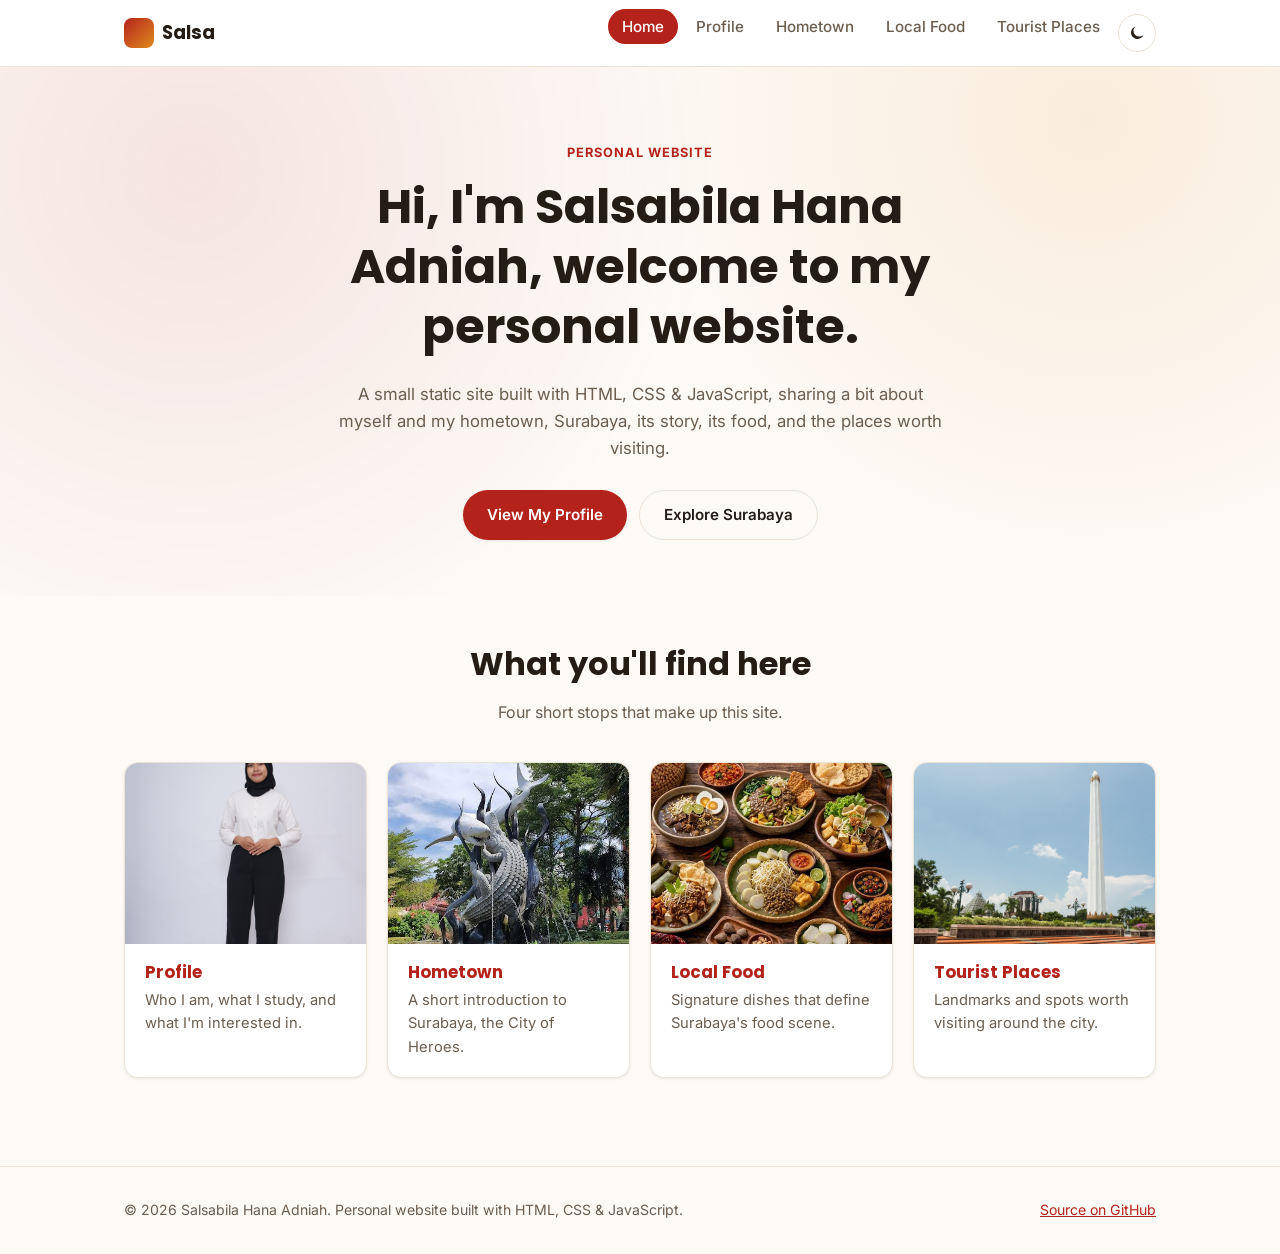
<file: index.html>
<!DOCTYPE html>
<html lang="en">
<head>
<meta charset="UTF-8">
<meta name="viewport" content="width=device-width, initial-scale=1.0">
<title>Home | Salsa's Personal Website</title>
<meta name="description" content="Personal website of Salsabila Hana Adniah, profile, hometown Surabaya, local food, and tourist attractions.">
<link rel="preconnect" href="https://fonts.googleapis.com">
<link href="https://fonts.googleapis.com/css2?family=Poppins:wght@600;700&family=Inter:wght@400;500;600&display=swap" rel="stylesheet">
<link rel="stylesheet" href="assets/css/style.css">
</head>
<body>

<header class="site-header">
  <nav class="navbar">
    <a href="./" class="brand"><span class="brand-mark"></span> Salsa</a>
    <button class="nav-toggle" aria-label="Toggle menu" aria-expanded="false">
      <svg viewBox="0 0 24 24" width="20" height="20" fill="none" stroke="currentColor" stroke-width="2" stroke-linecap="round" aria-hidden="true"><line x1="3" y1="6" x2="21" y2="6"/><line x1="3" y1="12" x2="21" y2="12"/><line x1="3" y1="18" x2="21" y2="18"/></svg>
    </button>
    <ul class="nav-links">
      <li><a href="./">Home</a></li>
      <li><a href="profile/">Profile</a></li>
      <li><a href="hometown/">Hometown</a></li>
      <li><a href="food/">Local Food</a></li>
      <li><a href="tourist/">Tourist Places</a></li>
      <li>
        <button class="theme-toggle" aria-label="Toggle dark mode">
          <svg class="icon-moon" viewBox="0 0 24 24" width="18" height="18" fill="currentColor" aria-hidden="true"><path d="M20.5 14.5A8.5 8.5 0 1 1 9.5 3.5a7 7 0 0 0 11 11z"/></svg>
          <svg class="icon-sun" viewBox="0 0 24 24" width="18" height="18" fill="none" stroke="currentColor" stroke-width="2" stroke-linecap="round" aria-hidden="true"><circle cx="12" cy="12" r="4"/><path d="M12 2v2M12 20v2M4 12H2M22 12h-2M5 5l1.5 1.5M17.5 17.5l1.5 1.5M19 5l-1.5 1.5M6.5 17.5 5 19"/></svg>
        </button>
      </li>
    </ul>
  </nav>
</header>

<main>
  <section class="hero">
    <div class="container">
      <span class="hero-kicker">Personal Website</span>
      <h1>Hi, I'm Salsabila Hana Adniah, welcome to my personal website.</h1>
      <p class="lead">A small static site built with HTML, CSS &amp; JavaScript, sharing a bit about myself and my hometown, Surabaya, its story, its food, and the places worth visiting.</p>
      <div class="btn-row">
        <a href="profile/" class="btn btn-primary">View My Profile</a>
        <a href="hometown/" class="btn btn-ghost">Explore Surabaya</a>
      </div>
    </div>
  </section>

  <section>
    <div class="container">
      <div class="section-title">
        <h2>What you'll find here</h2>
        <p>Four short stops that make up this site.</p>
      </div>
      <div class="grid">
        <a href="profile/" class="media-card" style="text-decoration:none;">
          <div class="media"><img src="assets/img/home/profile.JPG" alt="Photo of Salsa"></div>
          <div class="body">
            <h3>Profile</h3>
            <p>Who I am, what I study, and what I'm interested in.</p>
          </div>
        </a>
        <a href="hometown/" class="media-card" style="text-decoration:none;">
          <div class="media"><img src="assets/img/home/surabaya.png" alt="Illustration of Surabaya"></div>
          <div class="body">
            <h3>Hometown</h3>
            <p>A short introduction to Surabaya, the City of Heroes.</p>
          </div>
        </a>
        <a href="food/" class="media-card" style="text-decoration:none;">
          <div class="media"><img src="assets/img/home/food.png" alt="Local food of Surabaya"></div>
          <div class="body">
            <h3>Local Food</h3>
            <p>Signature dishes that define Surabaya's food scene.</p>
          </div>
        </a>
        <a href="tourist/" class="media-card" style="text-decoration:none;">
          <div class="media"><img src="assets/img/home/place.png" alt="Tourist places in Surabaya"></div>
          <div class="body">
            <h3>Tourist Places</h3>
            <p>Landmarks and spots worth visiting around the city.</p>
          </div>
        </a>
      </div>
    </div>
  </section>
</main>

<footer class="site-footer">
  <div class="container footer-row">
    <span>&copy; <span class="current-year">2026</span> Salsabila Hana Adniah. Personal website built with HTML, CSS &amp; JavaScript.</span>
    <span><a href="https://github.com/" target="_blank" rel="noopener">Source on GitHub</a></span>
  </div>
</footer>

<button id="back-to-top" aria-label="Back to top">
  <svg viewBox="0 0 24 24" width="18" height="18" fill="none" stroke="currentColor" stroke-width="2" stroke-linecap="round" stroke-linejoin="round" aria-hidden="true"><line x1="12" y1="19" x2="12" y2="5"/><polyline points="5 12 12 5 19 12"/></svg>
</button>
<script src="assets/js/main.js"></script>
</body>
</html>
</file>
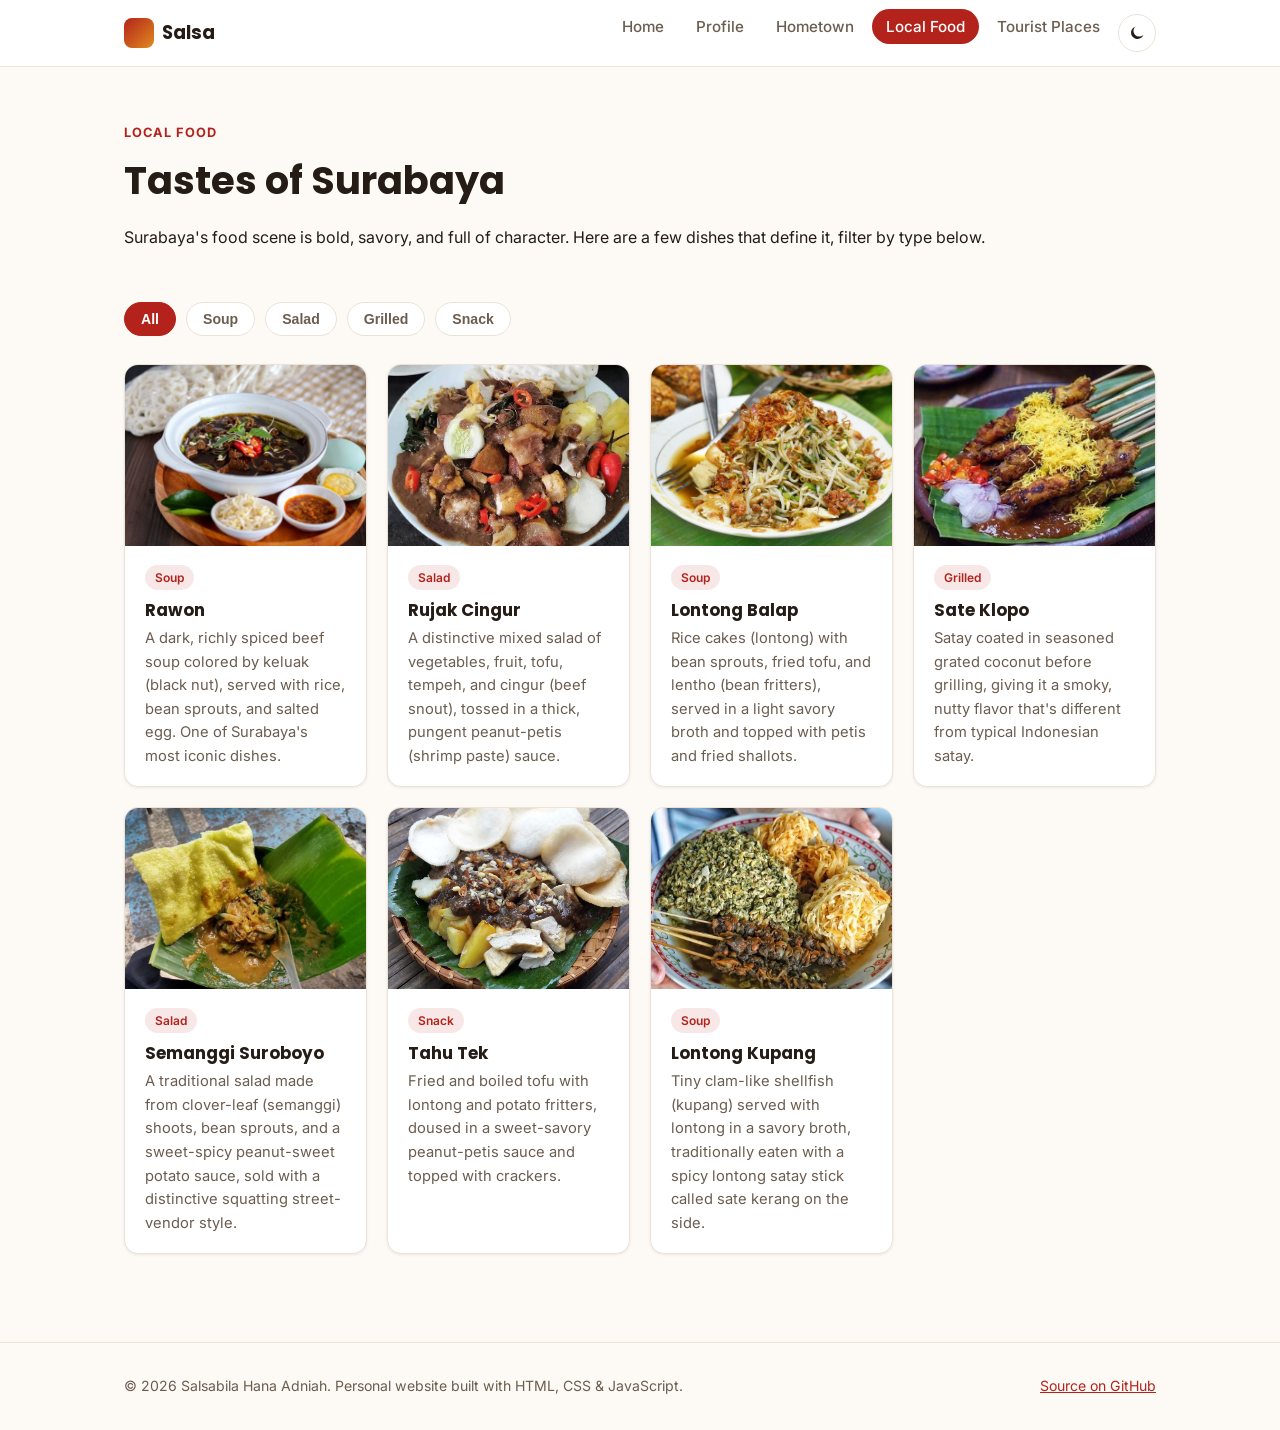
<file: food/index.html>
<!DOCTYPE html>
<html lang="en">
<head>
<meta charset="UTF-8">
<meta name="viewport" content="width=device-width, initial-scale=1.0">
<title>Local Food | Salsa's Personal Website</title>
<meta name="description" content="Signature local food from Surabaya, Indonesia.">
<link rel="preconnect" href="https://fonts.googleapis.com">
<link href="https://fonts.googleapis.com/css2?family=Poppins:wght@600;700&family=Inter:wght@400;500;600&display=swap" rel="stylesheet">
<link rel="stylesheet" href="../assets/css/style.css">
</head>
<body>

<header class="site-header">
  <nav class="navbar">
    <a href="../" class="brand"><span class="brand-mark"></span> Salsa</a>
    <button class="nav-toggle" aria-label="Toggle menu" aria-expanded="false">
      <svg viewBox="0 0 24 24" width="20" height="20" fill="none" stroke="currentColor" stroke-width="2" stroke-linecap="round" aria-hidden="true"><line x1="3" y1="6" x2="21" y2="6"/><line x1="3" y1="12" x2="21" y2="12"/><line x1="3" y1="18" x2="21" y2="18"/></svg>
    </button>
    <ul class="nav-links">
      <li><a href="../">Home</a></li>
      <li><a href="../profile/">Profile</a></li>
      <li><a href="../hometown/">Hometown</a></li>
      <li><a href="./">Local Food</a></li>
      <li><a href="../tourist/">Tourist Places</a></li>
      <li>
        <button class="theme-toggle" aria-label="Toggle dark mode">
          <svg class="icon-moon" viewBox="0 0 24 24" width="18" height="18" fill="currentColor" aria-hidden="true"><path d="M20.5 14.5A8.5 8.5 0 1 1 9.5 3.5a7 7 0 0 0 11 11z"/></svg>
          <svg class="icon-sun" viewBox="0 0 24 24" width="18" height="18" fill="none" stroke="currentColor" stroke-width="2" stroke-linecap="round" aria-hidden="true"><circle cx="12" cy="12" r="4"/><path d="M12 2v2M12 20v2M4 12H2M22 12h-2M5 5l1.5 1.5M17.5 17.5l1.5 1.5M19 5l-1.5 1.5M6.5 17.5 5 19"/></svg>
        </button>
      </li>
    </ul>
  </nav>
</header>

<main>
  <section class="page-hero">
    <div class="container">
      <span class="hero-kicker">Local Food</span>
      <h1>Tastes of Surabaya</h1>
      <p class="lead">Surabaya's food scene is bold, savory, and full of character. Here are a few dishes that define it, filter by type below.</p>
    </div>
  </section>

  <section style="padding-top:0;">
    <div class="container">
      <div class="filter-row" data-target="#food-grid">
        <button class="filter-btn active" data-filter="all">All</button>
        <button class="filter-btn" data-filter="soup">Soup</button>
        <button class="filter-btn" data-filter="salad">Salad</button>
        <button class="filter-btn" data-filter="grilled">Grilled</button>
        <button class="filter-btn" data-filter="snack">Snack</button>
      </div>

      <div class="grid" id="food-grid">
        <div class="media-card" data-category="soup">
          <div class="media"><img src="../assets/img/localfood/rawon.png" alt="Rawon, dark spiced beef soup"></div>
          <div class="body">
            <span class="tag">Soup</span>
            <h3>Rawon</h3>
            <p>A dark, richly spiced beef soup colored by keluak (black nut), served with rice, bean sprouts, and salted egg. One of Surabaya's most iconic dishes.</p>
          </div>
        </div>
        <div class="media-card" data-category="salad">
          <div class="media"><img src="../assets/img/localfood/rujakcingur.png" alt="Rujak Cingur, mixed salad with beef snout"></div>
          <div class="body">
            <span class="tag">Salad</span>
            <h3>Rujak Cingur</h3>
            <p>A distinctive mixed salad of vegetables, fruit, tofu, tempeh, and cingur (beef snout), tossed in a thick, pungent peanut-petis (shrimp paste) sauce.</p>
          </div>
        </div>
        <div class="media-card" data-category="soup">
          <div class="media"><img src="../assets/img/localfood/lontongbalap.png" alt="Lontong Balap, rice cakes in savory broth"></div>
          <div class="body">
            <span class="tag">Soup</span>
            <h3>Lontong Balap</h3>
            <p>Rice cakes (lontong) with bean sprouts, fried tofu, and lentho (bean fritters), served in a light savory broth and topped with petis and fried shallots.</p>
          </div>
        </div>
        <div class="media-card" data-category="grilled">
          <div class="media"><img src="../assets/img/localfood/sateklopo.png" alt="Sate Klopo, satay coated in grated coconut"></div>
          <div class="body">
            <span class="tag">Grilled</span>
            <h3>Sate Klopo</h3>
            <p>Satay coated in seasoned grated coconut before grilling, giving it a smoky, nutty flavor that's different from typical Indonesian satay.</p>
          </div>
        </div>
        <div class="media-card" data-category="salad">
          <div class="media"><img src="../assets/img/localfood/semanggi.png" alt="Semanggi Suroboyo, clover-leaf salad"></div>
          <div class="body">
            <span class="tag">Salad</span>
            <h3>Semanggi Suroboyo</h3>
            <p>A traditional salad made from clover-leaf (semanggi) shoots, bean sprouts, and a sweet-spicy peanut-sweet potato sauce, sold with a distinctive squatting street-vendor style.</p>
          </div>
        </div>
        <div class="media-card" data-category="snack">
          <div class="media"><img src="../assets/img/localfood/tahutek.png" alt="Tahu Tek, fried and boiled tofu with peanut-petis sauce"></div>
          <div class="body">
            <span class="tag">Snack</span>
            <h3>Tahu Tek</h3>
            <p>Fried and boiled tofu with lontong and potato fritters, doused in a sweet-savory peanut-petis sauce and topped with crackers.</p>
          </div>
        </div>
        <div class="media-card" data-category="soup">
          <div class="media"><img src="../assets/img/localfood/lontongkupang.png" alt="Lontong Kupang, tiny clam-like shellfish with lontong"></div>
          <div class="body">
            <span class="tag">Soup</span>
            <h3>Lontong Kupang</h3>
            <p>Tiny clam-like shellfish (kupang) served with lontong in a savory broth, traditionally eaten with a spicy lontong satay stick called sate kerang on the side.</p>
          </div>
        </div>
      </div>
    </div>
  </section>
</main>

<footer class="site-footer">
  <div class="container footer-row">
    <span>&copy; <span class="current-year">2026</span> Salsabila Hana Adniah. Personal website built with HTML, CSS &amp; JavaScript.</span>
    <span><a href="https://github.com/" target="_blank" rel="noopener">Source on GitHub</a></span>
  </div>
</footer>

<button id="back-to-top" aria-label="Back to top">
  <svg viewBox="0 0 24 24" width="18" height="18" fill="none" stroke="currentColor" stroke-width="2" stroke-linecap="round" stroke-linejoin="round" aria-hidden="true"><line x1="12" y1="19" x2="12" y2="5"/><polyline points="5 12 12 5 19 12"/></svg>
</button>
<script src="../assets/js/main.js"></script>
</body>
</html>
</file>
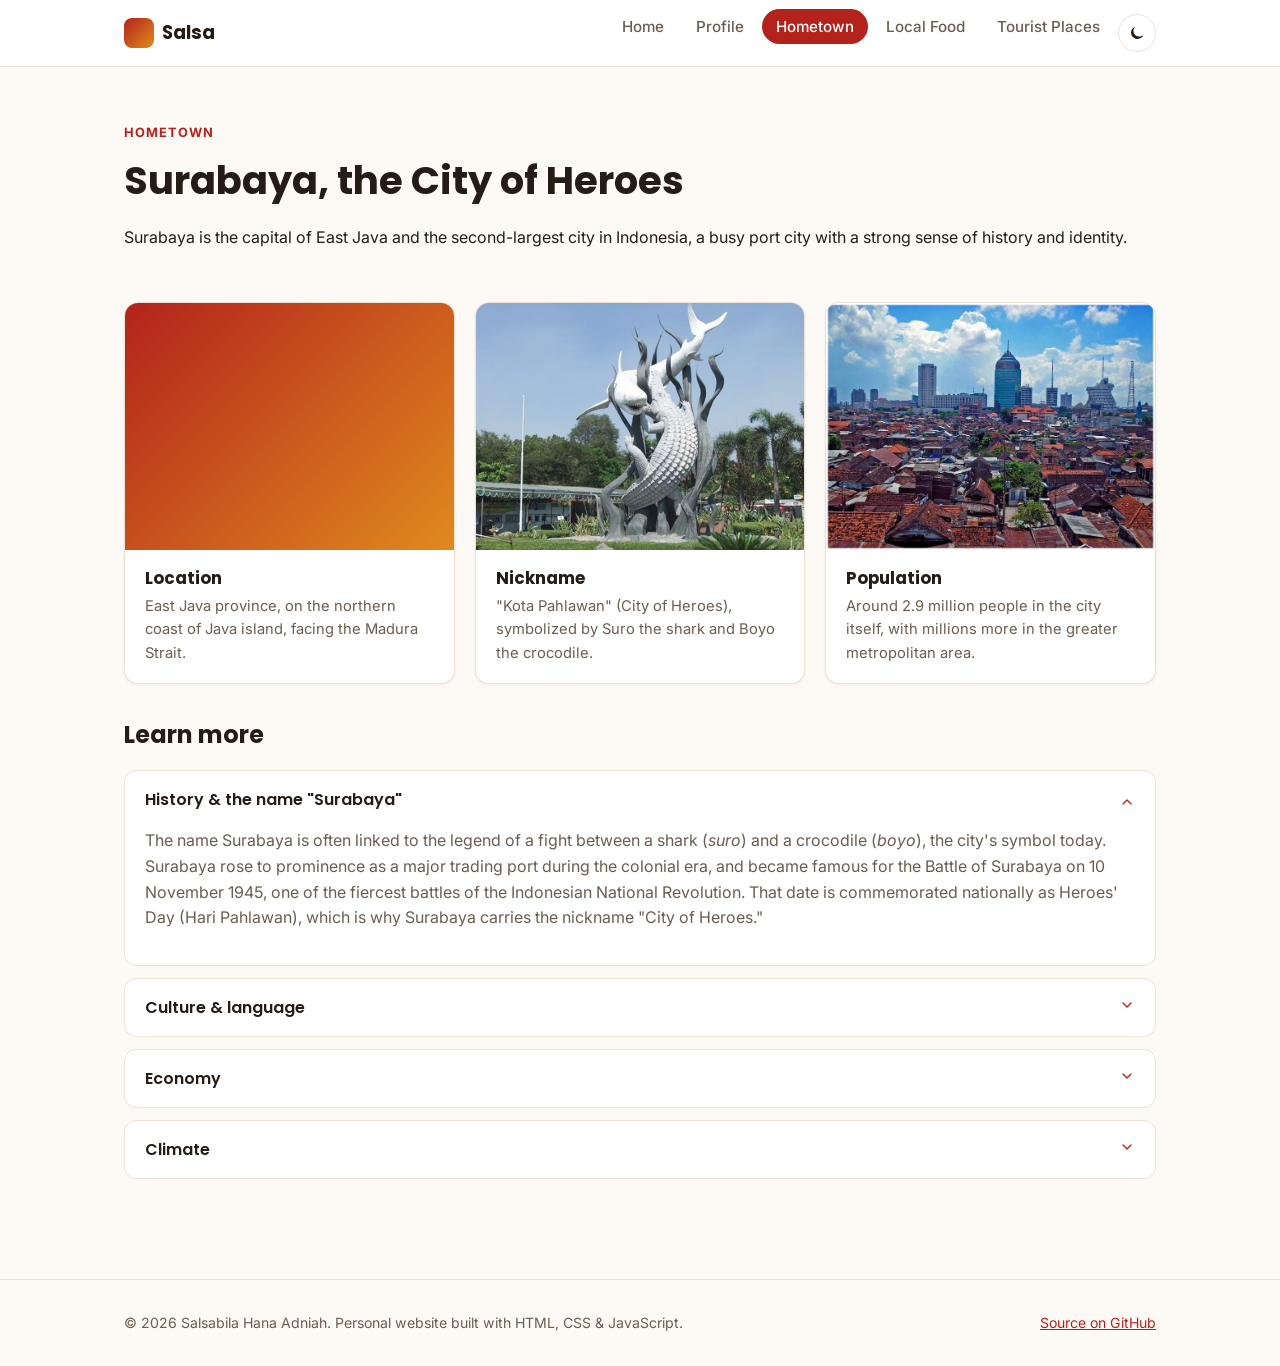
<file: hometown/index.html>
<!DOCTYPE html>
<html lang="en">
<head>
<meta charset="UTF-8">
<meta name="viewport" content="width=device-width, initial-scale=1.0">
<title>Hometown | Salsa's Personal Website</title>
<meta name="description" content="A brief introduction to Surabaya, Indonesia.">
<link rel="preconnect" href="https://fonts.googleapis.com">
<link href="https://fonts.googleapis.com/css2?family=Poppins:wght@600;700&family=Inter:wght@400;500;600&display=swap" rel="stylesheet">
<link rel="stylesheet" href="../assets/css/style.css">
</head>
<body>

<header class="site-header">
  <nav class="navbar">
    <a href="../" class="brand"><span class="brand-mark"></span> Salsa</a>
    <button class="nav-toggle" aria-label="Toggle menu" aria-expanded="false">
      <svg viewBox="0 0 24 24" width="20" height="20" fill="none" stroke="currentColor" stroke-width="2" stroke-linecap="round" aria-hidden="true"><line x1="3" y1="6" x2="21" y2="6"/><line x1="3" y1="12" x2="21" y2="12"/><line x1="3" y1="18" x2="21" y2="18"/></svg>
    </button>
    <ul class="nav-links">
      <li><a href="../">Home</a></li>
      <li><a href="../profile/">Profile</a></li>
      <li><a href="./">Hometown</a></li>
      <li><a href="../food/">Local Food</a></li>
      <li><a href="../tourist/">Tourist Places</a></li>
      <li>
        <button class="theme-toggle" aria-label="Toggle dark mode">
          <svg class="icon-moon" viewBox="0 0 24 24" width="18" height="18" fill="currentColor" aria-hidden="true"><path d="M20.5 14.5A8.5 8.5 0 1 1 9.5 3.5a7 7 0 0 0 11 11z"/></svg>
          <svg class="icon-sun" viewBox="0 0 24 24" width="18" height="18" fill="none" stroke="currentColor" stroke-width="2" stroke-linecap="round" aria-hidden="true"><circle cx="12" cy="12" r="4"/><path d="M12 2v2M12 20v2M4 12H2M22 12h-2M5 5l1.5 1.5M17.5 17.5l1.5 1.5M19 5l-1.5 1.5M6.5 17.5 5 19"/></svg>
        </button>
      </li>
    </ul>
  </nav>
</header>

<main>
  <section class="page-hero">
    <div class="container">
      <span class="hero-kicker">Hometown</span>
      <h1>Surabaya, the City of Heroes</h1>
      <p class="lead">Surabaya is the capital of East Java and the second-largest city in Indonesia, a busy port city with a strong sense of history and identity.</p>
    </div>
  </section>

  <section style="padding-top:0;">
    <div class="container">
      <div class="grid" style="margin-bottom:36px;">
        <div class="media-card">
          <div class="media">
            <iframe src="https://www.google.com/maps?q=Surabaya,+East+Java,+Indonesia&output=embed" width="100%" height="100%" style="border:0;" loading="lazy" referrerpolicy="no-referrer-when-downgrade" title="Map showing the location of Surabaya, Indonesia"></iframe>
          </div>
          <div class="body">
            <h3>Location</h3>
            <p>East Java province, on the northern coast of Java island, facing the Madura Strait.</p>
          </div>
        </div>
        <div class="media-card">
          <div class="media"><img src="../assets/img/hometown/nickname.png" alt="Suro the shark and Boyo the crocodile, symbols of Surabaya"></div>
          <div class="body">
            <h3>Nickname</h3>
            <p>"Kota Pahlawan" (City of Heroes), symbolized by Suro the shark and Boyo the crocodile.</p>
          </div>
        </div>
        <div class="media-card">
          <div class="media"><img src="../assets/img/hometown/population.png" alt="Population illustration of Surabaya"></div>
          <div class="body">
            <h3>Population</h3>
            <p>Around 2.9 million people in the city itself, with millions more in the greater metropolitan area.</p>
          </div>
        </div>
      </div>

      <h2 style="margin-bottom:20px;">Learn more</h2>

      <div class="accordion">
        <div class="accordion-item open">
          <button class="accordion-header">
            <span>History &amp; the name "Surabaya"</span>
            <span class="chevron"><svg viewBox="0 0 24 24" width="16" height="16" fill="none" stroke="currentColor" stroke-width="2" stroke-linecap="round" stroke-linejoin="round" aria-hidden="true"><polyline points="6 9 12 15 18 9"/></svg></span>
          </button>
          <div class="accordion-panel" style="max-height:400px;">
            <p>The name Surabaya is often linked to the legend of a fight between a shark (<em>suro</em>) and a crocodile (<em>boyo</em>), the city's symbol today. Surabaya rose to prominence as a major trading port during the colonial era, and became famous for the Battle of Surabaya on 10 November 1945, one of the fiercest battles of the Indonesian National Revolution. That date is commemorated nationally as Heroes' Day (Hari Pahlawan), which is why Surabaya carries the nickname "City of Heroes."</p>
          </div>
        </div>
        <div class="accordion-item">
          <button class="accordion-header">
            <span>Culture &amp; language</span>
            <span class="chevron"><svg viewBox="0 0 24 24" width="16" height="16" fill="none" stroke="currentColor" stroke-width="2" stroke-linecap="round" stroke-linejoin="round" aria-hidden="true"><polyline points="6 9 12 15 18 9"/></svg></span>
          </button>
          <div class="accordion-panel">
            <p>Most locals speak Javanese (in the direct, expressive "Suroboyoan" dialect) alongside Indonesian. The culture is known for being straightforward, warm, and humorous, reflected in local slang and the city's famous street-side social life.</p>
          </div>
        </div>
        <div class="accordion-item">
          <button class="accordion-header">
            <span>Economy</span>
            <span class="chevron"><svg viewBox="0 0 24 24" width="16" height="16" fill="none" stroke="currentColor" stroke-width="2" stroke-linecap="round" stroke-linejoin="round" aria-hidden="true"><polyline points="6 9 12 15 18 9"/></svg></span>
          </button>
          <div class="accordion-panel">
            <p>As Indonesia's second-largest city, Surabaya is a key industrial and trade hub for eastern Indonesia, home to Tanjung Perak, one of the country's busiest seaports, as well as shipbuilding, manufacturing, and a growing services and education sector.</p>
          </div>
        </div>
        <div class="accordion-item">
          <button class="accordion-header">
            <span>Climate</span>
            <span class="chevron"><svg viewBox="0 0 24 24" width="16" height="16" fill="none" stroke="currentColor" stroke-width="2" stroke-linecap="round" stroke-linejoin="round" aria-hidden="true"><polyline points="6 9 12 15 18 9"/></svg></span>
          </button>
          <div class="accordion-panel">
            <p>Surabaya has a hot, humid tropical climate year-round, with a distinct dry season (around May–October) and wet season (around November–April), typical of coastal Java.</p>
          </div>
        </div>
      </div>
    </div>
  </section>
</main>

<footer class="site-footer">
  <div class="container footer-row">
    <span>&copy; <span class="current-year">2026</span> Salsabila Hana Adniah. Personal website built with HTML, CSS &amp; JavaScript.</span>
    <span><a href="https://github.com/" target="_blank" rel="noopener">Source on GitHub</a></span>
  </div>
</footer>

<button id="back-to-top" aria-label="Back to top">
  <svg viewBox="0 0 24 24" width="18" height="18" fill="none" stroke="currentColor" stroke-width="2" stroke-linecap="round" stroke-linejoin="round" aria-hidden="true"><line x1="12" y1="19" x2="12" y2="5"/><polyline points="5 12 12 5 19 12"/></svg>
</button>
<script src="../assets/js/main.js"></script>
</body>
</html>
</file>
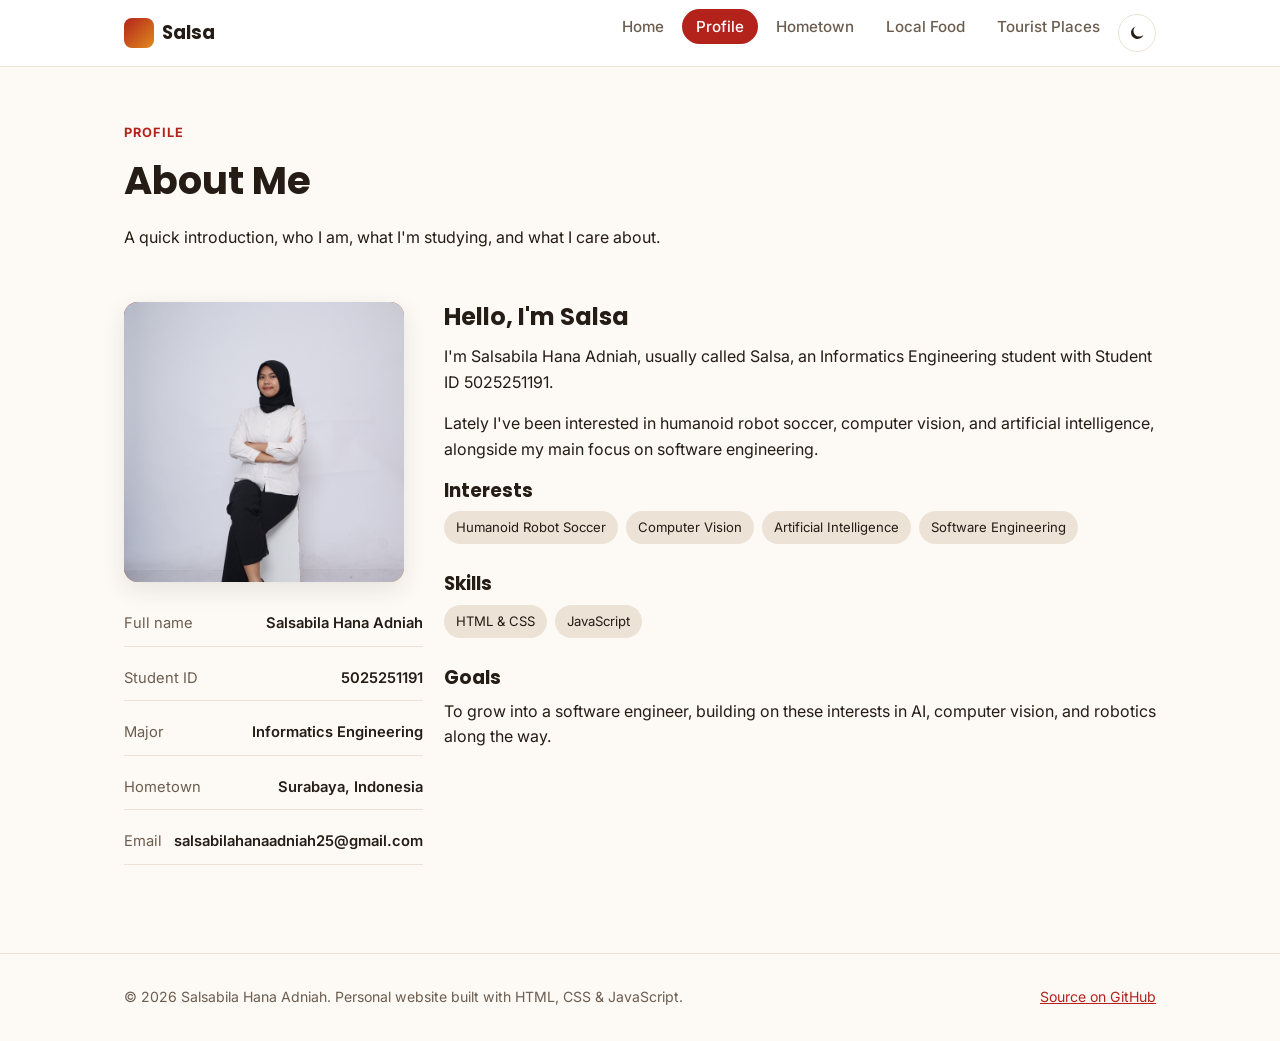
<file: profile/index.html>
<!DOCTYPE html>
<html lang="en">
<head>
<meta charset="UTF-8">
<meta name="viewport" content="width=device-width, initial-scale=1.0">
<title>Profile | Salsa's Personal Website</title>
<meta name="description" content="Profile page of Salsabila Hana Adniah, informatics engineering student interested in humanoid robot soccer, computer vision, AI, and software engineering.">
<link rel="preconnect" href="https://fonts.googleapis.com">
<link href="https://fonts.googleapis.com/css2?family=Poppins:wght@600;700&family=Inter:wght@400;500;600&display=swap" rel="stylesheet">
<link rel="stylesheet" href="../assets/css/style.css">
</head>
<body>

<header class="site-header">
  <nav class="navbar">
    <a href="../" class="brand"><span class="brand-mark"></span> Salsa</a>
    <button class="nav-toggle" aria-label="Toggle menu" aria-expanded="false">
      <svg viewBox="0 0 24 24" width="20" height="20" fill="none" stroke="currentColor" stroke-width="2" stroke-linecap="round" aria-hidden="true"><line x1="3" y1="6" x2="21" y2="6"/><line x1="3" y1="12" x2="21" y2="12"/><line x1="3" y1="18" x2="21" y2="18"/></svg>
    </button>
    <ul class="nav-links">
      <li><a href="../">Home</a></li>
      <li><a href="./">Profile</a></li>
      <li><a href="../hometown/">Hometown</a></li>
      <li><a href="../food/">Local Food</a></li>
      <li><a href="../tourist/">Tourist Places</a></li>
      <li>
        <button class="theme-toggle" aria-label="Toggle dark mode">
          <svg class="icon-moon" viewBox="0 0 24 24" width="18" height="18" fill="currentColor" aria-hidden="true"><path d="M20.5 14.5A8.5 8.5 0 1 1 9.5 3.5a7 7 0 0 0 11 11z"/></svg>
          <svg class="icon-sun" viewBox="0 0 24 24" width="18" height="18" fill="none" stroke="currentColor" stroke-width="2" stroke-linecap="round" aria-hidden="true"><circle cx="12" cy="12" r="4"/><path d="M12 2v2M12 20v2M4 12H2M22 12h-2M5 5l1.5 1.5M17.5 17.5l1.5 1.5M19 5l-1.5 1.5M6.5 17.5 5 19"/></svg>
        </button>
      </li>
    </ul>
  </nav>
</header>

<main>
  <section class="page-hero">
    <div class="container">
      <span class="hero-kicker">Profile</span>
      <h1>About Me</h1>
      <p class="lead">A quick introduction, who I am, what I'm studying, and what I care about.</p>
    </div>
  </section>

  <section style="padding-top:0;">
    <div class="container split">
      <div>
        <div class="avatar"><img src="../assets/img/profile/photoProfile.JPG" alt="Photo of Salsabila Hana Adniah"></div>
        <ul class="stat-list">
          <li><span>Full name</span><span>Salsabila Hana Adniah</span></li>
          <li><span>Student ID</span><span>5025251191</span></li>
          <li><span>Major</span><span>Informatics Engineering</span></li>
          <li><span>Hometown</span><span>Surabaya, Indonesia</span></li>
          <li><span>Email</span><span>salsabilahanaadniah25@gmail.com</span></li>
        </ul>
      </div>
      <div>
        <h2>Hello, I'm Salsa</h2>
        <p>
          I'm Salsabila Hana Adniah, usually called Salsa, an Informatics Engineering student with
          Student ID 5025251191.
        </p>
        <p>
          Lately I've been interested in humanoid robot soccer, computer vision, and artificial
          intelligence, alongside my main focus on software engineering.
        </p>

        <h3>Interests</h3>
        <div class="tag-row">
          <span class="pill">Humanoid Robot Soccer</span>
          <span class="pill">Computer Vision</span>
          <span class="pill">Artificial Intelligence</span>
          <span class="pill">Software Engineering</span>
        </div>

        <h3 style="margin-top:28px;">Skills</h3>
        <div class="tag-row">
          <span class="pill">HTML &amp; CSS</span>
          <span class="pill">JavaScript</span>
        </div>

        <h3 style="margin-top:28px;">Goals</h3>
        <p>To grow into a software engineer, building on these interests in AI, computer vision, and robotics along the way.</p>
      </div>
    </div>
  </section>
</main>

<footer class="site-footer">
  <div class="container footer-row">
    <span>&copy; <span class="current-year">2026</span> Salsabila Hana Adniah. Personal website built with HTML, CSS &amp; JavaScript.</span>
    <span><a href="https://github.com/" target="_blank" rel="noopener">Source on GitHub</a></span>
  </div>
</footer>

<button id="back-to-top" aria-label="Back to top">
  <svg viewBox="0 0 24 24" width="18" height="18" fill="none" stroke="currentColor" stroke-width="2" stroke-linecap="round" stroke-linejoin="round" aria-hidden="true"><line x1="12" y1="19" x2="12" y2="5"/><polyline points="5 12 12 5 19 12"/></svg>
</button>
<script src="../assets/js/main.js"></script>
</body>
</html>
</file>
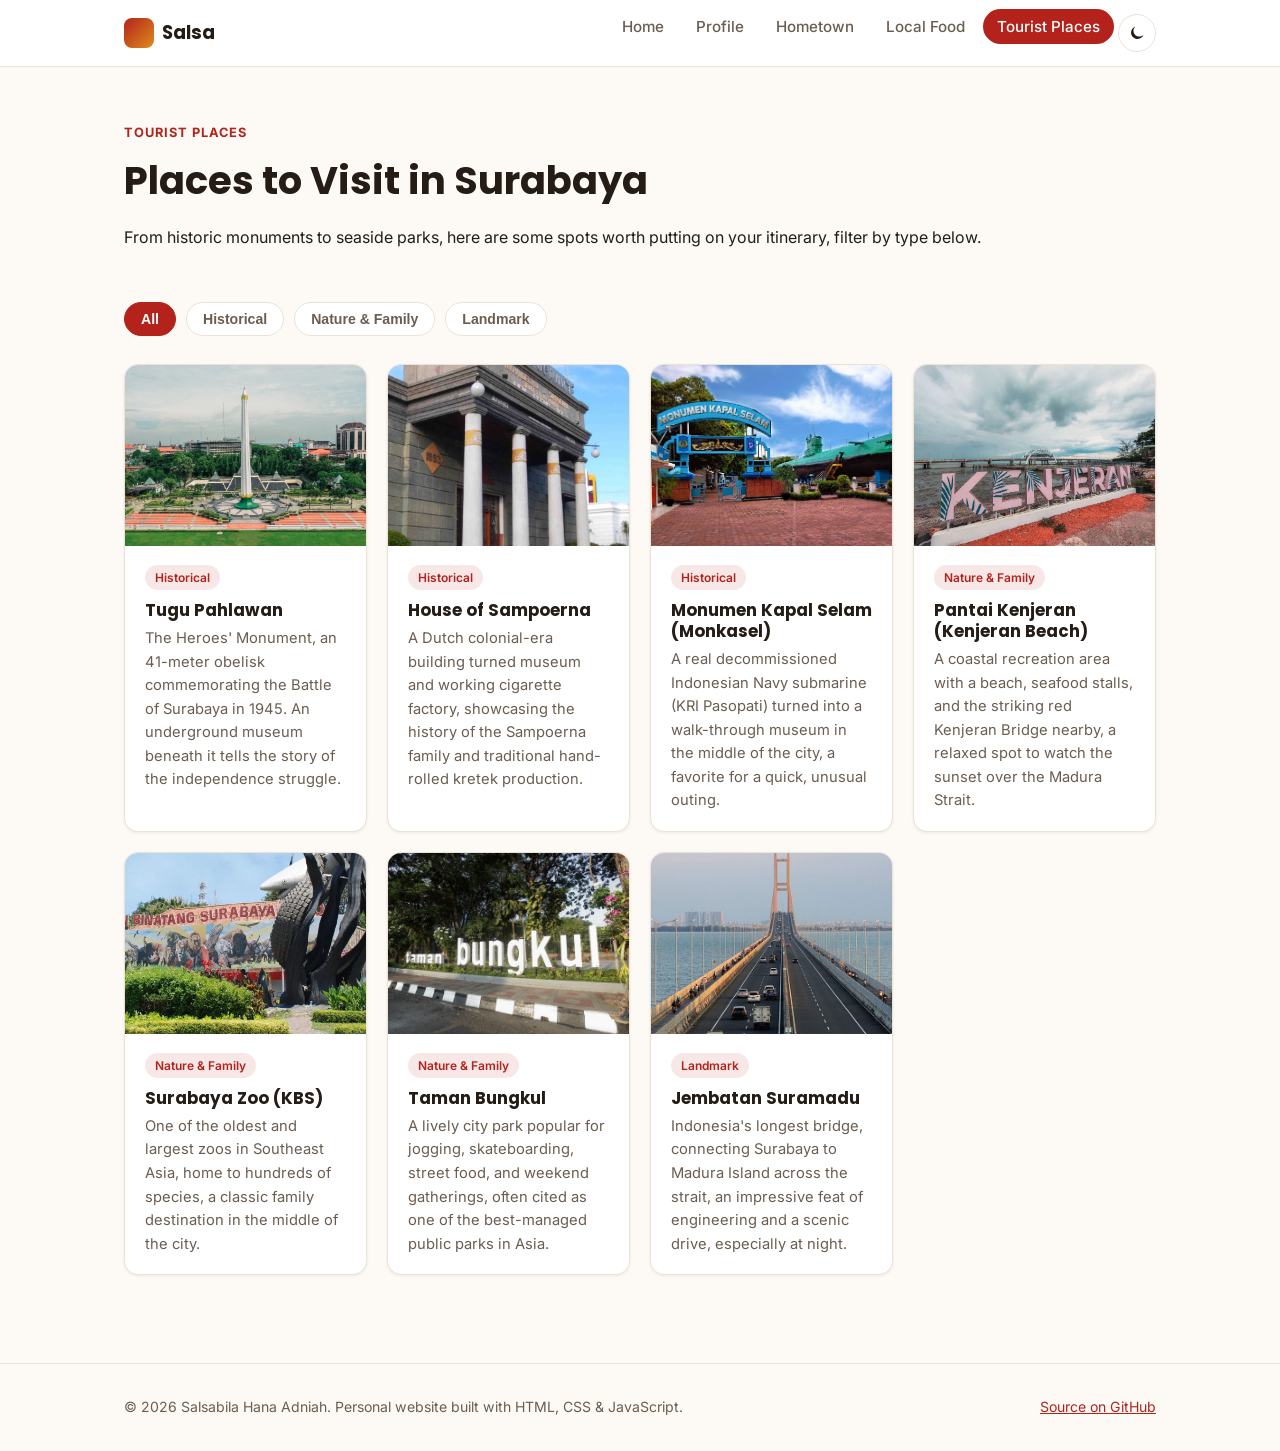
<file: tourist/index.html>
<!DOCTYPE html>
<html lang="en">
<head>
<meta charset="UTF-8">
<meta name="viewport" content="width=device-width, initial-scale=1.0">
<title>Tourist Places | Salsa's Personal Website</title>
<meta name="description" content="A guide to tourist attractions in Surabaya, Indonesia.">
<link rel="preconnect" href="https://fonts.googleapis.com">
<link href="https://fonts.googleapis.com/css2?family=Poppins:wght@600;700&family=Inter:wght@400;500;600&display=swap" rel="stylesheet">
<link rel="stylesheet" href="../assets/css/style.css">
</head>
<body>

<header class="site-header">
  <nav class="navbar">
    <a href="../" class="brand"><span class="brand-mark"></span> Salsa</a>
    <button class="nav-toggle" aria-label="Toggle menu" aria-expanded="false">
      <svg viewBox="0 0 24 24" width="20" height="20" fill="none" stroke="currentColor" stroke-width="2" stroke-linecap="round" aria-hidden="true"><line x1="3" y1="6" x2="21" y2="6"/><line x1="3" y1="12" x2="21" y2="12"/><line x1="3" y1="18" x2="21" y2="18"/></svg>
    </button>
    <ul class="nav-links">
      <li><a href="../">Home</a></li>
      <li><a href="../profile/">Profile</a></li>
      <li><a href="../hometown/">Hometown</a></li>
      <li><a href="../food/">Local Food</a></li>
      <li><a href="./">Tourist Places</a></li>
      <li>
        <button class="theme-toggle" aria-label="Toggle dark mode">
          <svg class="icon-moon" viewBox="0 0 24 24" width="18" height="18" fill="currentColor" aria-hidden="true"><path d="M20.5 14.5A8.5 8.5 0 1 1 9.5 3.5a7 7 0 0 0 11 11z"/></svg>
          <svg class="icon-sun" viewBox="0 0 24 24" width="18" height="18" fill="none" stroke="currentColor" stroke-width="2" stroke-linecap="round" aria-hidden="true"><circle cx="12" cy="12" r="4"/><path d="M12 2v2M12 20v2M4 12H2M22 12h-2M5 5l1.5 1.5M17.5 17.5l1.5 1.5M19 5l-1.5 1.5M6.5 17.5 5 19"/></svg>
        </button>
      </li>
    </ul>
  </nav>
</header>

<main>
  <section class="page-hero">
    <div class="container">
      <span class="hero-kicker">Tourist Places</span>
      <h1>Places to Visit in Surabaya</h1>
      <p class="lead">From historic monuments to seaside parks, here are some spots worth putting on your itinerary, filter by type below.</p>
    </div>
  </section>

  <section style="padding-top:0;">
    <div class="container">
      <div class="filter-row" data-target="#place-grid">
        <button class="filter-btn active" data-filter="all">All</button>
        <button class="filter-btn" data-filter="historical">Historical</button>
        <button class="filter-btn" data-filter="nature">Nature &amp; Family</button>
        <button class="filter-btn" data-filter="landmark">Landmark</button>
      </div>

      <div class="grid" id="place-grid">
        <div class="media-card" data-category="historical">
          <div class="media"><img src="../assets/img/tourist-place/tugupahlawan.png" alt="Tugu Pahlawan, the Heroes' Monument"></div>
          <div class="body">
            <span class="tag">Historical</span>
            <h3>Tugu Pahlawan</h3>
            <p>The Heroes' Monument, an 41-meter obelisk commemorating the Battle of Surabaya in 1945. An underground museum beneath it tells the story of the independence struggle.</p>
          </div>
        </div>
        <div class="media-card" data-category="historical">
          <div class="media"><img src="../assets/img/tourist-place/houseofsampoerna.png" alt="House of Sampoerna, colonial-era building and museum"></div>
          <div class="body">
            <span class="tag">Historical</span>
            <h3>House of Sampoerna</h3>
            <p>A Dutch colonial-era building turned museum and working cigarette factory, showcasing the history of the Sampoerna family and traditional hand-rolled kretek production.</p>
          </div>
        </div>
        <div class="media-card" data-category="historical">
          <div class="media"><img src="../assets/img/tourist-place/monkasel.png" alt="Monumen Kapal Selam, submarine museum"></div>
          <div class="body">
            <span class="tag">Historical</span>
            <h3>Monumen Kapal Selam (Monkasel)</h3>
            <p>A real decommissioned Indonesian Navy submarine (KRI Pasopati) turned into a walk-through museum in the middle of the city, a favorite for a quick, unusual outing.</p>
          </div>
        </div>
        <div class="media-card" data-category="nature">
          <div class="media"><img src="../assets/img/tourist-place/kenjeran.png" alt="Pantai Kenjeran, coastal recreation area"></div>
          <div class="body">
            <span class="tag">Nature &amp; Family</span>
            <h3>Pantai Kenjeran (Kenjeran Beach)</h3>
            <p>A coastal recreation area with a beach, seafood stalls, and the striking red Kenjeran Bridge nearby, a relaxed spot to watch the sunset over the Madura Strait.</p>
          </div>
        </div>
        <div class="media-card" data-category="nature">
          <div class="media"><img src="../assets/img/tourist-place/surabayazoo.png" alt="Surabaya Zoo (KBS)"></div>
          <div class="body">
            <span class="tag">Nature &amp; Family</span>
            <h3>Surabaya Zoo (KBS)</h3>
            <p>One of the oldest and largest zoos in Southeast Asia, home to hundreds of species, a classic family destination in the middle of the city.</p>
          </div>
        </div>
        <div class="media-card" data-category="nature">
          <div class="media"><img src="../assets/img/tourist-place/tamanbungkul.png" alt="Taman Bungkul, city park"></div>
          <div class="body">
            <span class="tag">Nature &amp; Family</span>
            <h3>Taman Bungkul</h3>
            <p>A lively city park popular for jogging, skateboarding, street food, and weekend gatherings, often cited as one of the best-managed public parks in Asia.</p>
          </div>
        </div>
        <div class="media-card" data-category="landmark">
          <div class="media"><img src="../assets/img/tourist-place/suramadu.png" alt="Jembatan Suramadu, Suramadu Bridge"></div>
          <div class="body">
            <span class="tag">Landmark</span>
            <h3>Jembatan Suramadu</h3>
            <p>Indonesia's longest bridge, connecting Surabaya to Madura Island across the strait, an impressive feat of engineering and a scenic drive, especially at night.</p>
          </div>
        </div>
      </div>
    </div>
  </section>
</main>

<footer class="site-footer">
  <div class="container footer-row">
    <span>&copy; <span class="current-year">2026</span> Salsabila Hana Adniah. Personal website built with HTML, CSS &amp; JavaScript.</span>
    <span><a href="https://github.com/" target="_blank" rel="noopener">Source on GitHub</a></span>
  </div>
</footer>

<button id="back-to-top" aria-label="Back to top">
  <svg viewBox="0 0 24 24" width="18" height="18" fill="none" stroke="currentColor" stroke-width="2" stroke-linecap="round" stroke-linejoin="round" aria-hidden="true"><line x1="12" y1="19" x2="12" y2="5"/><polyline points="5 12 12 5 19 12"/></svg>
</button>
<script src="../assets/js/main.js"></script>
</body>
</html>
</file>
<file: assets/css/style.css>
/* ===== Design tokens ===== */
:root {
  --color-bg: #fdfaf6;
  --color-surface: #ffffff;
  --color-text: #241c15;
  --color-muted: #6b5d4f;
  --color-primary: #b3231c;      /* heroic red, nod to Surabaya "Kota Pahlawan" */
  --color-primary-dark: #8a1a15;
  --color-accent: #e08a1e;       /* warm orange accent */
  --color-border: #ece2d6;
  --shadow-sm: 0 1px 3px rgba(36, 28, 21, 0.08);
  --shadow-md: 0 8px 24px rgba(36, 28, 21, 0.10);
  --radius: 14px;
  --font-heading: "Poppins", "Segoe UI", sans-serif;
  --font-body: "Inter", "Segoe UI", sans-serif;
  --max-width: 1080px;
}

@media (prefers-color-scheme: dark) {
  :root:not([data-theme="light"]) {
    --color-bg: #171310;
    --color-surface: #211b16;
    --color-text: #f3ece2;
    --color-muted: #c9b8a4;
    --color-border: #372d24;
    --shadow-sm: 0 1px 3px rgba(0, 0, 0, 0.4);
    --shadow-md: 0 8px 24px rgba(0, 0, 0, 0.5);
  }
}

:root[data-theme="dark"] {
  --color-bg: #171310;
  --color-surface: #211b16;
  --color-text: #f3ece2;
  --color-muted: #c9b8a4;
  --color-border: #372d24;
  --shadow-sm: 0 1px 3px rgba(0, 0, 0, 0.4);
  --shadow-md: 0 8px 24px rgba(0, 0, 0, 0.5);
}

* { box-sizing: border-box; }

html { scroll-behavior: smooth; }

body {
  margin: 0;
  background: var(--color-bg);
  color: var(--color-text);
  font-family: var(--font-body);
  line-height: 1.6;
  transition: background 0.2s ease, color 0.2s ease;
}

img { max-width: 100%; display: block; }

a { color: var(--color-primary); }

h1, h2, h3, h4 {
  font-family: var(--font-heading);
  line-height: 1.25;
  margin: 0 0 0.5em;
}

p { margin: 0 0 1em; }

.container {
  max-width: var(--max-width);
  margin: 0 auto;
  padding: 0 24px;
}

/* ===== Header / Nav ===== */
.site-header {
  position: sticky;
  top: 0;
  z-index: 50;
  background: var(--color-surface);
  border-bottom: 1px solid var(--color-border);
}

.navbar {
  display: flex;
  align-items: center;
  justify-content: space-between;
  padding: 14px 24px;
  max-width: var(--max-width);
  margin: 0 auto;
}

.brand {
  font-family: var(--font-heading);
  font-weight: 700;
  font-size: 1.15rem;
  text-decoration: none;
  color: var(--color-text);
  display: flex;
  align-items: center;
  gap: 8px;
}

.brand .brand-mark {
  width: 30px;
  height: 30px;
  border-radius: 8px;
  background: linear-gradient(135deg, var(--color-primary), var(--color-accent));
  display: inline-block;
}

.nav-links {
  display: flex;
  gap: 4px;
  list-style: none;
  margin: 0;
  padding: 0;
}

.nav-links a {
  text-decoration: none;
  color: var(--color-muted);
  font-weight: 500;
  font-size: 0.95rem;
  padding: 8px 14px;
  border-radius: 999px;
  transition: background 0.15s ease, color 0.15s ease;
}

.nav-links a:hover {
  background: var(--color-border);
  color: var(--color-text);
}

.nav-links a.active {
  background: var(--color-primary);
  color: #fff;
}

.nav-toggle {
  display: none;
  align-items: center;
  justify-content: center;
  background: none;
  border: 1px solid var(--color-border);
  border-radius: 8px;
  padding: 8px 10px;
  cursor: pointer;
  color: var(--color-text);
}

@media (max-width: 720px) {
  .nav-toggle { display: inline-flex; }
  .nav-links {
    position: absolute;
    top: 100%;
    left: 0;
    right: 0;
    flex-direction: column;
    background: var(--color-surface);
    border-bottom: 1px solid var(--color-border);
    padding: 8px 24px 16px;
    display: none;
  }
  .nav-links.open { display: flex; }
  .nav-links a { padding: 12px 10px; }
}

/* ===== Hero ===== */
.hero {
  padding: 72px 0 56px;
  text-align: center;
  background:
    radial-gradient(circle at 15% 20%, rgba(179, 35, 28, 0.10), transparent 45%),
    radial-gradient(circle at 85% 10%, rgba(224, 138, 30, 0.12), transparent 40%);
}

.hero-kicker {
  display: inline-block;
  font-size: 0.8rem;
  letter-spacing: 0.08em;
  text-transform: uppercase;
  color: var(--color-primary);
  font-weight: 700;
  margin-bottom: 14px;
}

.hero h1 {
  font-size: clamp(2rem, 5vw, 3rem);
  max-width: 720px;
  margin-left: auto;
  margin-right: auto;
}

.hero p.lead {
  max-width: 620px;
  margin: 0 auto 28px;
  color: var(--color-muted);
  font-size: 1.05rem;
}

.page-hero {
  padding: 52px 0 36px;
  text-align: left;
}

.page-hero h1 { font-size: clamp(1.8rem, 4vw, 2.4rem); }
.page-hero p.lead { margin-left: 0; }

/* ===== Buttons ===== */
.btn {
  display: inline-flex;
  align-items: center;
  gap: 8px;
  padding: 12px 24px;
  border-radius: 999px;
  font-weight: 600;
  text-decoration: none;
  font-size: 0.95rem;
  transition: transform 0.15s ease, box-shadow 0.15s ease;
  border: none;
  cursor: pointer;
}

.btn-primary {
  background: var(--color-primary);
  color: #fff;
  box-shadow: var(--shadow-sm);
}

.btn-primary:hover { transform: translateY(-2px); box-shadow: var(--shadow-md); }

.btn-ghost {
  background: transparent;
  color: var(--color-text);
  border: 1px solid var(--color-border);
}

.btn-row {
  display: flex;
  gap: 12px;
  justify-content: center;
  flex-wrap: wrap;
}

.page-hero .btn-row { justify-content: flex-start; }

/* ===== Sections & Cards ===== */
section { padding: 48px 0; }

.section-title {
  text-align: center;
  max-width: 620px;
  margin: 0 auto 36px;
}

.section-title h2 { font-size: clamp(1.5rem, 3vw, 2rem); }
.section-title p { color: var(--color-muted); }

.grid {
  display: grid;
  gap: 20px;
  grid-template-columns: repeat(auto-fit, minmax(240px, 1fr));
}

.card {
  background: var(--color-surface);
  border: 1px solid var(--color-border);
  border-radius: var(--radius);
  padding: 24px;
  box-shadow: var(--shadow-sm);
  transition: transform 0.15s ease, box-shadow 0.15s ease;
}

.card:hover { transform: translateY(-4px); box-shadow: var(--shadow-md); }

.card .icon {
  width: 44px;
  height: 44px;
  border-radius: 12px;
  background: rgba(179, 35, 28, 0.1);
  color: var(--color-primary);
  display: flex;
  align-items: center;
  justify-content: center;
  font-size: 1.3rem;
  margin-bottom: 14px;
}

.card h3 { font-size: 1.1rem; }
.card p { color: var(--color-muted); margin-bottom: 0; font-size: 0.95rem; }

.media-card {
  background: var(--color-surface);
  border: 1px solid var(--color-border);
  border-radius: var(--radius);
  overflow: hidden;
  box-shadow: var(--shadow-sm);
  transition: transform 0.15s ease, box-shadow 0.15s ease;
}

.media-card:hover { transform: translateY(-4px); box-shadow: var(--shadow-md); }

.media-card .media {
  aspect-ratio: 4 / 3;
  background: linear-gradient(135deg, var(--color-primary), var(--color-accent));
  display: flex;
  align-items: center;
  justify-content: center;
  color: #fff;
  overflow: hidden;
}

.media-card .media img {
  width: 100%;
  height: 100%;
  object-fit: cover;
  display: block;
}

.media-card .media iframe {
  width: 100%;
  height: 100%;
  border: 0;
  display: block;
}

.media-card .body { padding: 18px 20px; }
.media-card h3 { font-size: 1.05rem; margin-bottom: 6px; }
.media-card p { color: var(--color-muted); font-size: 0.92rem; margin-bottom: 0; }
.media-card .tag {
  display: inline-block;
  font-size: 0.75rem;
  font-weight: 600;
  color: var(--color-primary);
  background: rgba(179, 35, 28, 0.1);
  padding: 3px 10px;
  border-radius: 999px;
  margin-bottom: 10px;
}

/* ===== Two column layout (profile etc) ===== */
.split {
  display: grid;
  grid-template-columns: 280px 1fr;
  gap: 40px;
  align-items: start;
}

@media (max-width: 720px) {
  .split { grid-template-columns: 1fr; }
}

.avatar {
  width: 100%;
  aspect-ratio: 1;
  border-radius: var(--radius);
  background: linear-gradient(135deg, var(--color-primary), var(--color-accent));
  overflow: hidden;
  box-shadow: var(--shadow-md);
}

.avatar img {
  width: 100%;
  height: 100%;
  object-fit: cover;
  display: block;
}

.stat-list {
  list-style: none;
  padding: 0;
  margin: 20px 0 0;
  display: grid;
  gap: 10px;
}

.stat-list li {
  display: flex;
  justify-content: space-between;
  gap: 12px;
  padding: 10px 0;
  border-bottom: 1px solid var(--color-border);
  font-size: 0.92rem;
}

.stat-list li span:first-child { color: var(--color-muted); }
.stat-list li span:last-child { font-weight: 600; }

.tag-row { display: flex; flex-wrap: wrap; gap: 8px; margin-top: 8px; }

.pill {
  background: var(--color-border);
  color: var(--color-text);
  font-size: 0.82rem;
  padding: 6px 12px;
  border-radius: 999px;
}

/* ===== Accordion (used on Hometown page) ===== */
.accordion-item {
  border: 1px solid var(--color-border);
  border-radius: 12px;
  margin-bottom: 12px;
  overflow: hidden;
  background: var(--color-surface);
}

.accordion-header {
  width: 100%;
  text-align: left;
  background: none;
  border: none;
  padding: 16px 20px;
  font-family: var(--font-heading);
  font-weight: 600;
  font-size: 1rem;
  color: var(--color-text);
  cursor: pointer;
  display: flex;
  justify-content: space-between;
  align-items: center;
  gap: 12px;
}

.accordion-header .chevron { transition: transform 0.2s ease; color: var(--color-primary); }
.accordion-item.open .chevron { transform: rotate(180deg); }

.accordion-panel {
  max-height: 0;
  overflow: hidden;
  transition: max-height 0.25s ease;
  padding: 0 20px;
  color: var(--color-muted);
}

.accordion-item.open .accordion-panel { padding-bottom: 18px; }

/* ===== Filter tabs (used on Food / Tourist pages) ===== */
.filter-row {
  display: flex;
  gap: 10px;
  flex-wrap: wrap;
  margin-bottom: 28px;
}

.filter-btn {
  background: var(--color-surface);
  border: 1px solid var(--color-border);
  color: var(--color-muted);
  padding: 8px 16px;
  border-radius: 999px;
  cursor: pointer;
  font-size: 0.88rem;
  font-weight: 600;
  transition: background 0.15s ease, color 0.15s ease;
}

.filter-btn:hover { background: var(--color-border); }

.filter-btn.active {
  background: var(--color-primary);
  color: #fff;
  border-color: var(--color-primary);
}

/* ===== Footer ===== */
.site-footer {
  border-top: 1px solid var(--color-border);
  padding: 32px 0;
  margin-top: 40px;
  color: var(--color-muted);
  font-size: 0.88rem;
}

.footer-row {
  display: flex;
  justify-content: space-between;
  flex-wrap: wrap;
  gap: 12px;
}

/* ===== Back to top ===== */
#back-to-top {
  position: fixed;
  bottom: 24px;
  right: 24px;
  width: 44px;
  height: 44px;
  border-radius: 50%;
  background: var(--color-primary);
  color: #fff;
  border: none;
  display: flex;
  align-items: center;
  justify-content: center;
  cursor: pointer;
  box-shadow: var(--shadow-md);
  opacity: 0;
  pointer-events: none;
  transition: opacity 0.2s ease, transform 0.2s ease;
  z-index: 60;
}

#back-to-top.visible { opacity: 1; pointer-events: auto; }
#back-to-top:hover { transform: translateY(-3px); }

.theme-toggle {
  background: none;
  border: 1px solid var(--color-border);
  border-radius: 999px;
  width: 38px;
  height: 38px;
  display: inline-flex;
  align-items: center;
  justify-content: center;
  cursor: pointer;
  color: var(--color-text);
}

.theme-toggle .icon-sun { display: none; }
.theme-toggle.is-dark .icon-sun { display: inline-flex; }
.theme-toggle.is-dark .icon-moon { display: none; }
</file>
